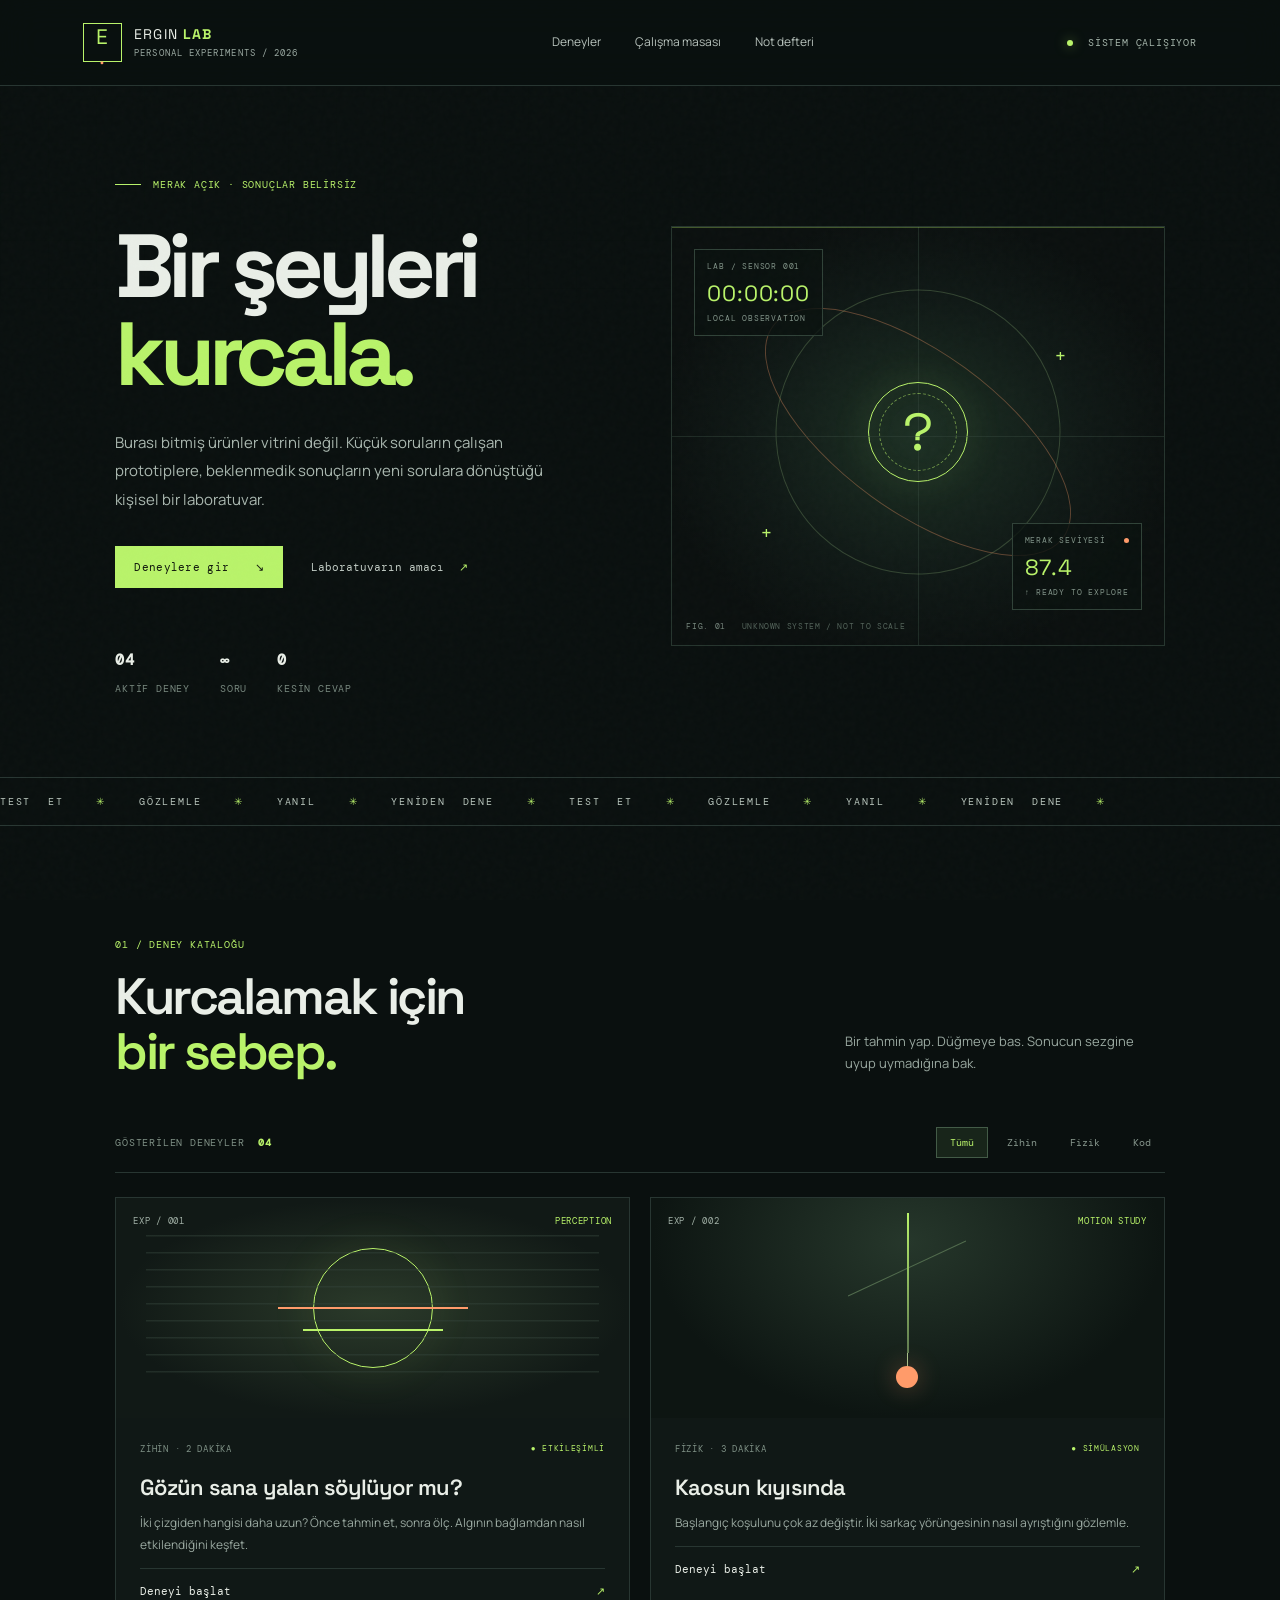
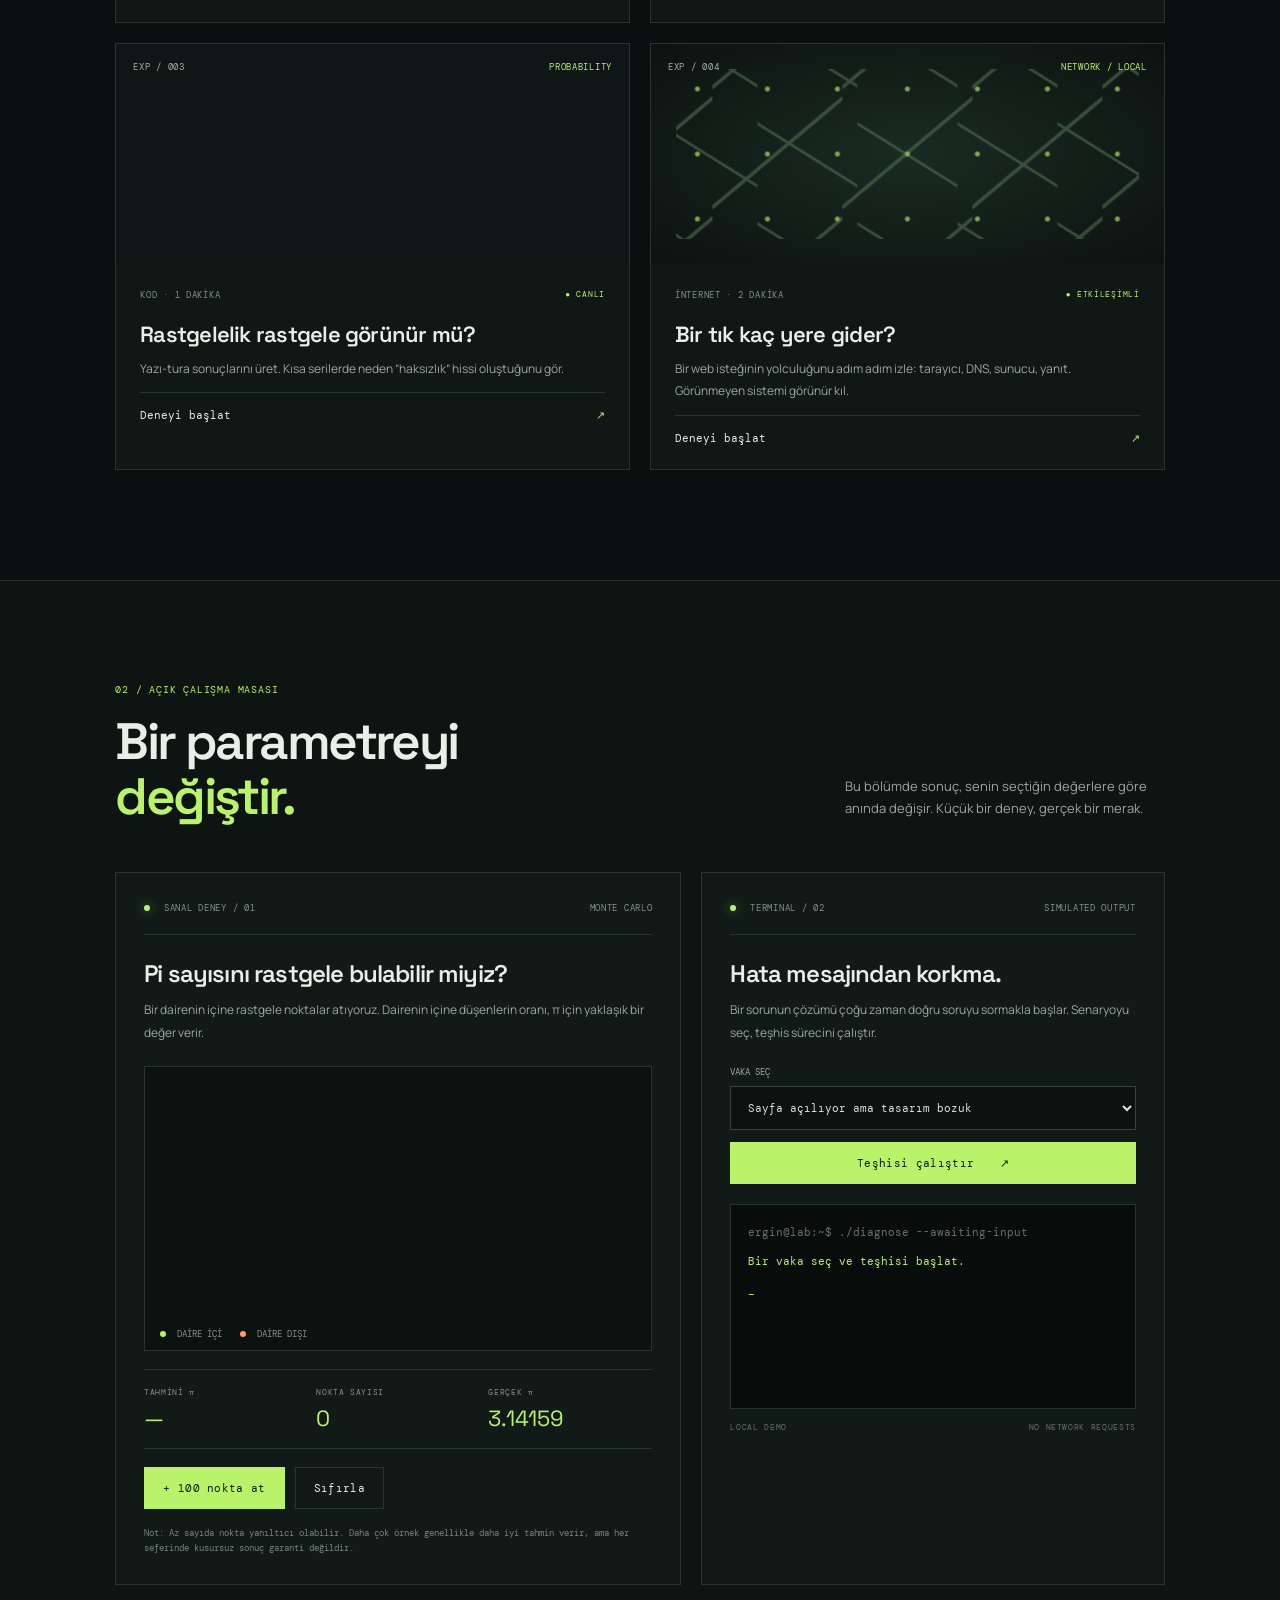
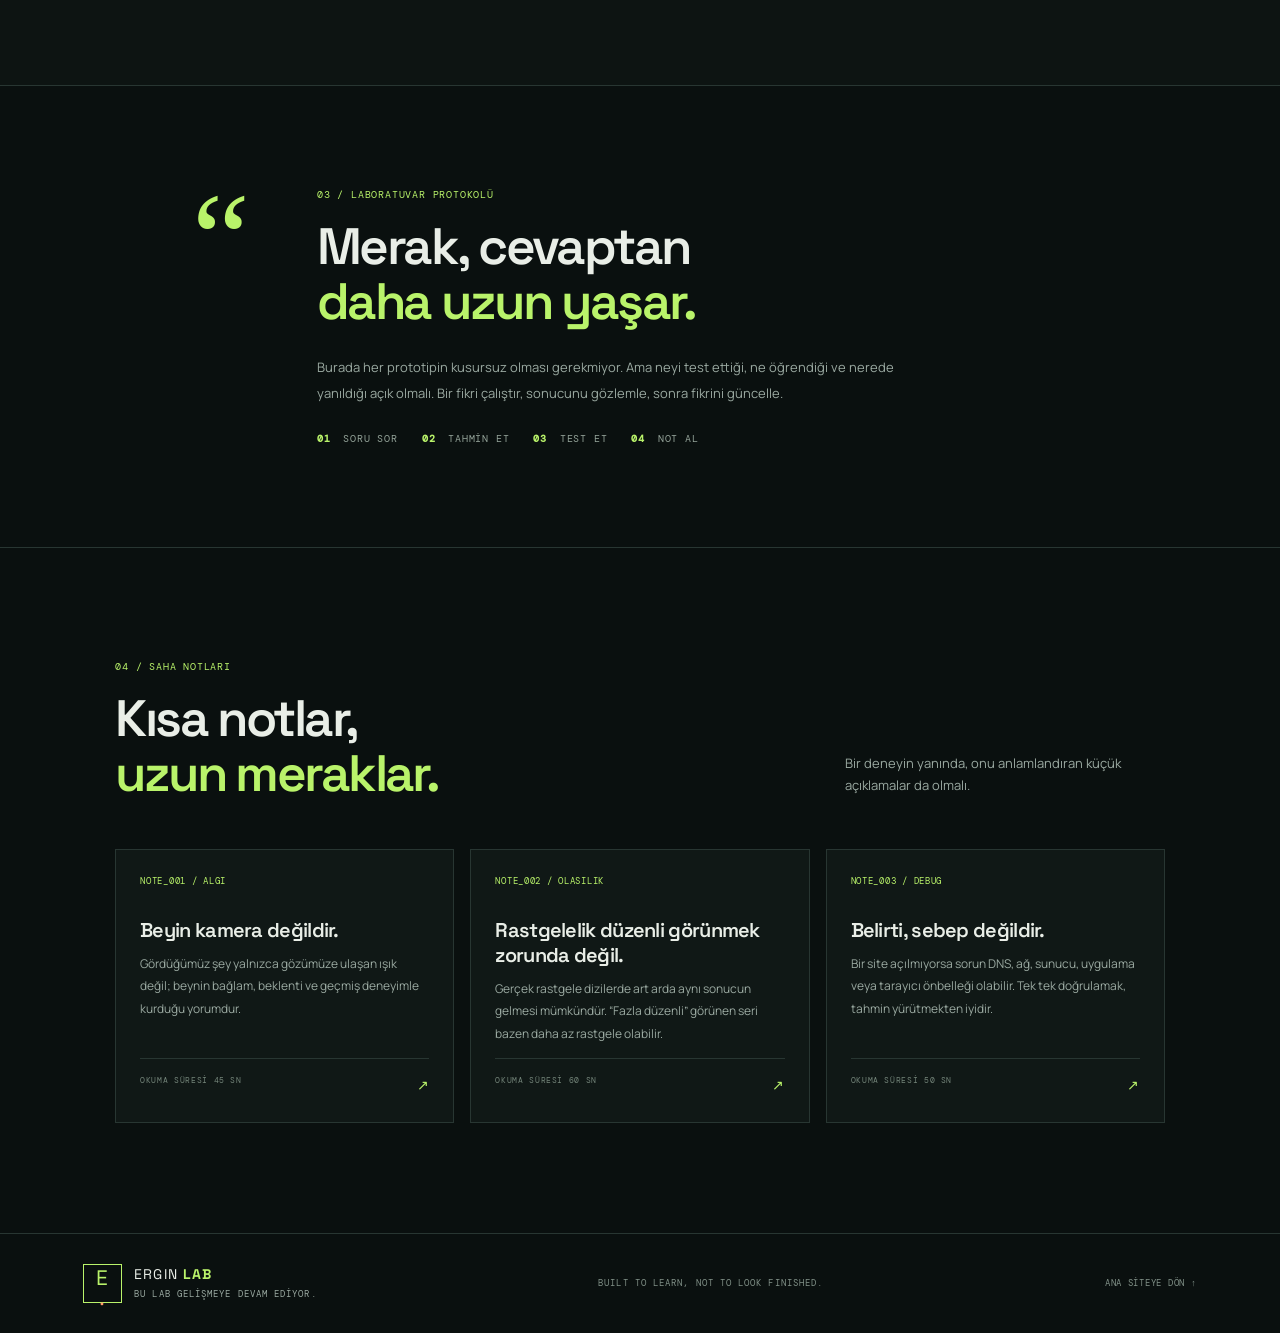
<file: index.html>
<!doctype html>
<html lang="tr">
<head>
<meta charset="utf-8">
<meta name="viewport" content="width=device-width, initial-scale=1">
<meta name="theme-color" content="#0a100f">
<meta name="description" content="Ergin Lab — merak, küçük deneyler ve çalışan prototipler.">
<title>Ergin Lab — Merakın çalışma masası</title>
<link rel="stylesheet" href="assets/lab.css">
</head>
<body>
<div class="noise" aria-hidden="true"></div>
<header class="topbar">
  <a class="brand" href="./" aria-label="Ergin Lab ana sayfa"><span class="brand-mark">E<span>·</span></span><span>ERGIN <b>LAB</b><small>PERSONAL EXPERIMENTS / 2026</small></span></a>
  <nav><a href="#experiments">Deneyler</a><a href="#bench">Çalışma masası</a><a href="#fieldnotes">Not defteri</a></nav>
  <div class="status"><i></i> SİSTEM ÇALIŞIYOR</div>
</header>
<main>
<section class="hero">
  <div class="hero-copy">
    <div class="eyebrow"><span class="eyebrow-line"></span> MERAK AÇIK · SONUÇLAR BELİRSİZ</div>
    <h1>Bir şeyleri<br><em>kurcala.</em></h1>
    <p class="hero-lede">Burası bitmiş ürünler vitrini değil. Küçük soruların çalışan prototiplere, beklenmedik sonuçların yeni sorulara dönüştüğü kişisel bir laboratuvar.</p>
    <div class="hero-actions"><a class="button primary" href="#experiments">Deneylere gir <span>↘</span></a><a class="text-link" href="#manifesto">Laboratuvarın amacı <span>↗</span></a></div>
    <div class="hero-meta"><span><b>04</b> AKTİF DENEY</span><span><b>∞</b> SORU</span><span><b>0</b> KESİN CEVAP</span></div>
  </div>
  <div class="hero-visual" aria-label="Laboratuvarın stilize edilmiş kontrol paneli">
    <div class="orbit orbit-a"></div><div class="orbit orbit-b"></div><div class="core"><span>?</span></div>
    <div class="scanline"></div><div class="readout readout-top"><small>LAB / SENSOR 001</small><b id="liveClock">00:00:00</b><span>LOCAL OBSERVATION</span></div>
    <div class="readout readout-bottom"><span class="pulse"></span><small>MERAK SEVİYESİ</small><b id="curiosity">87.4</b><span>↑ READY TO EXPLORE</span></div>
    <div class="crosshair crosshair-one">+</div><div class="crosshair crosshair-two">+</div>
    <div class="visual-label">FIG. 01 <span>UNKNOWN SYSTEM / NOT TO SCALE</span></div>
  </div>
</section>
<div class="ticker"><div>TEST ET <span>✳</span> GÖZLEMLE <span>✳</span> YANIL <span>✳</span> YENİDEN DENE <span>✳</span> TEST ET <span>✳</span> GÖZLEMLE <span>✳</span> YANIL <span>✳</span> YENİDEN DENE <span>✳</span></div></div>

<section class="section" id="experiments">
  <div class="section-head"><div><div class="eyebrow">01 / DENEY KATALOĞU</div><h2>Kurcalamak için<br><em>bir sebep.</em></h2></div><p>Bir tahmin yap. Düğmeye bas. Sonucun sezgine uyup uymadığına bak.</p></div>
  <div class="filter-row"><span>GÖSTERİLEN DENEYLER <b id="resultCount">04</b></span><div class="filters"><button class="filter active" data-filter="all">Tümü</button><button class="filter" data-filter="mind">Zihin</button><button class="filter" data-filter="physics">Fizik</button><button class="filter" data-filter="code">Kod</button></div></div>
  <div class="experiment-grid">
    <article class="experiment-card featured" data-kind="mind">
      <div class="card-art art-bias"><div class="bias-circle"></div><div class="bias-line"></div><span class="art-index">EXP / 001</span><span class="art-stamp">PERCEPTION</span></div>
      <div class="card-content"><div class="card-kicker">ZİHİN · 2 DAKİKA <span>● ETKİLEŞİMLİ</span></div><h3>Gözün sana yalan söylüyor mu?</h3><p>İki çizgiden hangisi daha uzun? Önce tahmin et, sonra ölç. Algının bağlamdan nasıl etkilendiğini keşfet.</p><button class="open-experiment" data-open="illusion">Deneyi başlat <span>↗</span></button></div>
    </article>
    <article class="experiment-card" data-kind="physics">
      <div class="card-art art-pendulum"><div class="pendulum"><i></i><b></b></div><span class="art-index">EXP / 002</span><span class="art-stamp">MOTION STUDY</span></div>
      <div class="card-content"><div class="card-kicker">FİZİK · 3 DAKİKA <span>● SİMÜLASYON</span></div><h3>Kaosun kıyısında</h3><p>Başlangıç koşulunu çok az değiştir. İki sarkaç yörüngesinin nasıl ayrıştığını gözlemle.</p><button class="open-experiment" data-open="chaos">Deneyi başlat <span>↗</span></button></div>
    </article>
    <article class="experiment-card" data-kind="code">
      <div class="card-art art-random"><canvas id="randomCanvas" aria-label="Rastgele noktalar görselleştirmesi"></canvas><span class="art-index">EXP / 003</span><span class="art-stamp">PROBABILITY</span></div>
      <div class="card-content"><div class="card-kicker">KOD · 1 DAKİKA <span>● CANLI</span></div><h3>Rastgelelik rastgele görünür mü?</h3><p>Yazı-tura sonuçlarını üret. Kısa serilerde neden “haksızlık” hissi oluştuğunu gör.</p><button class="open-experiment" data-open="random">Deneyi başlat <span>↗</span></button></div>
    </article>
    <article class="experiment-card" data-kind="code">
      <div class="card-art art-network"><div class="network-lines"></div><span class="art-index">EXP / 004</span><span class="art-stamp">NETWORK / LOCAL</span></div>
      <div class="card-content"><div class="card-kicker">İNTERNET · 2 DAKİKA <span>● ETKİLEŞİMLİ</span></div><h3>Bir tık kaç yere gider?</h3><p>Bir web isteğinin yolculuğunu adım adım izle: tarayıcı, DNS, sunucu, yanıt. Görünmeyen sistemi görünür kıl.</p><button class="open-experiment" data-open="request">Deneyi başlat <span>↗</span></button></div>
    </article>
  </div>
</section>

<section class="bench-section" id="bench">
  <div class="section-head"><div><div class="eyebrow">02 / AÇIK ÇALIŞMA MASASI</div><h2>Bir parametreyi<br><em>değiştir.</em></h2></div><p>Bu bölümde sonuç, senin seçtiğin değerlere göre anında değişir. Küçük bir deney, gerçek bir merak.</p></div>
  <div class="bench-grid">
    <div class="bench-panel">
      <div class="panel-top"><span><i class="live-dot"></i> SANAL DENEY / 01</span><span>MONTE CARLO</span></div>
      <h3>Pi sayısını rastgele bulabilir miyiz?</h3>
      <p class="muted">Bir dairenin içine rastgele noktalar atıyoruz. Dairenin içine düşenlerin oranı, π için yaklaşık bir değer verir.</p>
      <div class="plot-wrap"><canvas id="piCanvas" width="560" height="280" aria-label="Pi deneyi noktaları"></canvas><div class="plot-legend"><span><i class="dot-inside"></i> DAİRE İÇİ</span><span><i class="dot-outside"></i> DAİRE DIŞI</span></div></div>
      <div class="metric-row"><div><small>TAHMİNİ π</small><strong id="piEstimate">—</strong></div><div><small>NOKTA SAYISI</small><strong id="piCount">0</strong></div><div><small>GERÇEK π</small><strong>3.14159</strong></div></div>
      <div class="bench-actions"><button class="button primary" id="addPoints">+ 100 nokta at</button><button class="button secondary" id="resetPi">Sıfırla</button></div>
      <p class="tiny-note">Not: Az sayıda nokta yanıltıcı olabilir. Daha çok örnek genellikle daha iyi tahmin verir, ama her seferinde kusursuz sonuç garanti değildir.</p>
    </div>
    <div class="bench-panel terminal-panel">
      <div class="panel-top"><span><i class="live-dot"></i> TERMINAL / 02</span><span>SIMULATED OUTPUT</span></div>
      <h3>Hata mesajından korkma.</h3>
      <p class="muted">Bir sorunun çözümü çoğu zaman doğru soruyu sormakla başlar. Senaryoyu seç, teşhis sürecini çalıştır.</p>
      <label for="scenario">VAKA SEÇ</label><select id="scenario"><option value="css">Sayfa açılıyor ama tasarım bozuk</option><option value="dns">Alan adı açılmıyor</option><option value="api">API yanıt vermiyor</option><option value="deploy">Yeni sürüm görünmüyor</option></select>
      <button class="button primary full" id="diagnose">Teşhisi çalıştır <span>↗</span></button>
      <div class="terminal-output" id="terminalOutput" aria-live="polite"><div class="term-line dim">ergin@lab:~$ ./diagnose --awaiting-input</div><div class="term-line">Bir vaka seç ve teşhisi başlat.</div><span class="cursor">_</span></div>
      <div class="terminal-foot"><span>LOCAL DEMO</span><span>NO NETWORK REQUESTS</span></div>
    </div>
  </div>
</section>

<section class="manifesto" id="manifesto"><div class="manifesto-symbol">“</div><div><div class="eyebrow">03 / LABORATUVAR PROTOKOLÜ</div><h2>Merak, cevaptan<br><em>daha uzun yaşar.</em></h2><p>Burada her prototipin kusursuz olması gerekmiyor. Ama neyi test ettiği, ne öğrendiği ve nerede yanıldığı açık olmalı. Bir fikri çalıştır, sonucunu gözlemle, sonra fikrini güncelle.</p><div class="protocol"><span><b>01</b> SORU SOR</span><span><b>02</b> TAHMİN ET</span><span><b>03</b> TEST ET</span><span><b>04</b> NOT AL</span></div></div></section>

<section class="section fieldnotes" id="fieldnotes"><div class="section-head"><div><div class="eyebrow">04 / SAHA NOTLARI</div><h2>Kısa notlar,<br><em>uzun meraklar.</em></h2></div><p>Bir deneyin yanında, onu anlamlandıran küçük açıklamalar da olmalı.</p></div>
<div class="notes-grid"><article class="note"><span>NOTE_001 / ALGI</span><h3>Beyin kamera değildir.</h3><p>Gördüğümüz şey yalnızca gözümüze ulaşan ışık değil; beynin bağlam, beklenti ve geçmiş deneyimle kurduğu yorumdur.</p><div class="note-bottom">OKUMA SÜRESİ 45 SN <span>↗</span></div></article><article class="note"><span>NOTE_002 / OLASILIK</span><h3>Rastgelelik düzenli görünmek zorunda değil.</h3><p>Gerçek rastgele dizilerde art arda aynı sonucun gelmesi mümkündür. “Fazla düzenli” görünen seri bazen daha az rastgele olabilir.</p><div class="note-bottom">OKUMA SÜRESİ 60 SN <span>↗</span></div></article><article class="note"><span>NOTE_003 / DEBUG</span><h3>Belirti, sebep değildir.</h3><p>Bir site açılmıyorsa sorun DNS, ağ, sunucu, uygulama veya tarayıcı önbelleği olabilir. Tek tek doğrulamak, tahmin yürütmekten iyidir.</p><div class="note-bottom">OKUMA SÜRESİ 50 SN <span>↗</span></div></article></div></section>
</main>
<footer><a class="brand footer-brand" href="./"><span class="brand-mark">E<span>·</span></span><span>ERGIN <b>LAB</b><small>BU LAB GELİŞMEYE DEVAM EDİYOR.</small></span></a><div class="footer-center">BUILT TO LEARN, NOT TO LOOK FINISHED.</div><a href="../">ANA SİTEYE DÖN ↑</a></footer>

<div class="modal-backdrop" id="experimentModal" hidden>
  <section class="modal" role="dialog" aria-modal="true" aria-labelledby="modalTitle">
    <div class="modal-head"><span class="eyebrow" id="modalEyebrow">EXPERIMENT / 001</span><button class="modal-close" id="closeModal" aria-label="Kapat">×</button></div>
    <h2 id="modalTitle">Deney</h2><p class="modal-intro" id="modalIntro"></p><div class="modal-body" id="modalBody"></div><div class="modal-footer"><span>ERGİN LAB · INTERACTIVE STUDY</span><button class="text-link" id="modalDone">Deneyi kapat ×</button></div>
  </section>
</div>
<script src="assets/lab.js"></script>
</body></html>
</file>
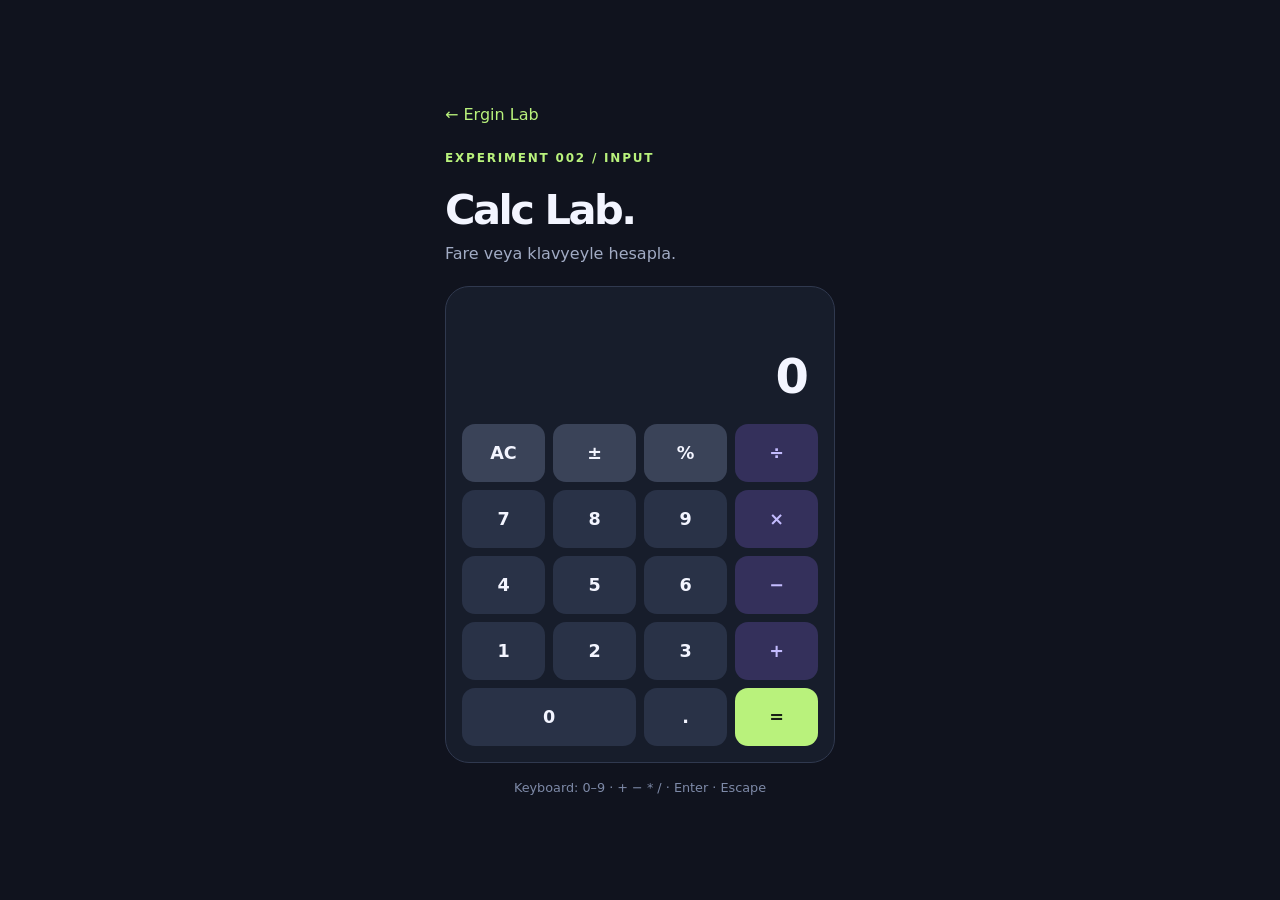
<file: calc-lab/index.html>
<!doctype html><html lang="tr"><head><meta charset="utf-8"><meta name="viewport" content="width=device-width,initial-scale=1"><title>Calc Lab — Ergin Lab</title><style>
*{box-sizing:border-box}body{margin:0;min-height:100vh;display:grid;place-items:center;padding:22px;background:#10131e;color:#f3f5ff;font:16px/1.5 system-ui,sans-serif}.app{width:min(390px,100%)}a{color:#b9f27c;text-decoration:none}.tag{font-size:.75rem;letter-spacing:.15em;color:#b9f27c;font-weight:800}h1{font-size:2.6rem;letter-spacing:-.06em;margin:10px 0 0}.sub{color:#a1abc4;margin:0 0 20px}.calc{padding:16px;background:#171d2b;border:1px solid #30394f;border-radius:24px}.screen{min-height:105px;display:flex;flex-direction:column;justify-content:end;align-items:end;padding:12px;overflow:hidden}.prev{color:#8f9bb7;min-height:25px}.now{font-size:3rem;font-weight:700;letter-spacing:-.06em;max-width:100%;overflow-wrap:anywhere}.keys{display:grid;grid-template-columns:repeat(4,1fr);gap:8px}.keys button{min-height:58px;border:0;border-radius:13px;background:#293247;color:#f3f5ff;font:600 1.1rem system-ui;cursor:pointer}.keys .util{background:#3a4358}.keys .op{background:#34305b;color:#c4bcff}.keys .eq{background:#b9f27c;color:#172015}.keys .zero{grid-column:span 2}.note{font-size:.8rem;color:#7e8aa8;text-align:center;margin-top:15px}
</style></head><body><main class="app"><a href="../index.html">← Ergin Lab</a><p class="tag" style="margin-top:22px">EXPERIMENT 002 / INPUT</p><h1>Calc Lab.</h1><p class="sub">Fare veya klavyeyle hesapla.</p><section class="calc"><div class="screen" aria-live="polite"><div class="prev" id="prev"></div><div class="now" id="now">0</div></div><div class="keys" id="keys"><button class="util" data-act="clear">AC</button><button class="util" data-act="sign">±</button><button class="util" data-act="percent">%</button><button class="op" data-op="/">÷</button><button data-num="7">7</button><button data-num="8">8</button><button data-num="9">9</button><button class="op" data-op="*">×</button><button data-num="4">4</button><button data-num="5">5</button><button data-num="6">6</button><button class="op" data-op="-">−</button><button data-num="1">1</button><button data-num="2">2</button><button data-num="3">3</button><button class="op" data-op="+">+</button><button class="zero" data-num="0">0</button><button data-act="dot">.</button><button class="eq" data-act="equals">=</button></div></section><div class="note">Keyboard: 0–9 · + − * / · Enter · Escape</div></main><script>
let display='0',stored=null,op=null,waiting=false;const now=document.querySelector('#now'),prev=document.querySelector('#prev');function paint(){now.textContent=display;prev.textContent=stored!==null?`${stored} ${({'+':'+','-':'−','*':'×','/':'÷'})[op]||''}`:''}function number(n){if(waiting){display=n;waiting=false}else if(display==='0')display=n;else if(display.length<16)display+=n;paint()}function choose(o){if(stored!==null&&!waiting)solve();stored=Number(display);op=o;waiting=true;paint()}function solve(){if(stored===null||!op)return;const a=stored,b=Number(display);let r;if(op==='+')r=a+b;if(op==='-')r=a-b;if(op==='*')r=a*b;if(op==='/')r=b===0?null:a/b;display=r===null?'Sıfıra bölünemez':Number.isFinite(r)?String(Number(r.toPrecision(12))):'Hata';stored=null;op=null;waiting=true;paint()}function action(a){if(a==='clear'){display='0';stored=null;op=null;waiting=false}else if(a==='sign'&&!isNaN(Number(display)))display=String(-Number(display));else if(a==='percent'&&!isNaN(Number(display)))display=String(Number(display)/100);else if(a==='dot'&&!display.includes('.'))display+='.';else if(a==='equals')solve();paint()}document.querySelector('#keys').addEventListener('click',e=>{const b=e.target.closest('button');if(!b)return;if(b.dataset.num!==undefined)number(b.dataset.num);else if(b.dataset.op)choose(b.dataset.op);else action(b.dataset.act)});document.addEventListener('keydown',e=>{if(/^[0-9]$/.test(e.key))number(e.key);else if(['+','-','*','/'].includes(e.key))choose(e.key);else if(e.key==='.')action('dot');else if(e.key==='Enter'||e.key==='=')action('equals');else if(e.key==='Escape')action('clear')});
</script></body></html>
</file>
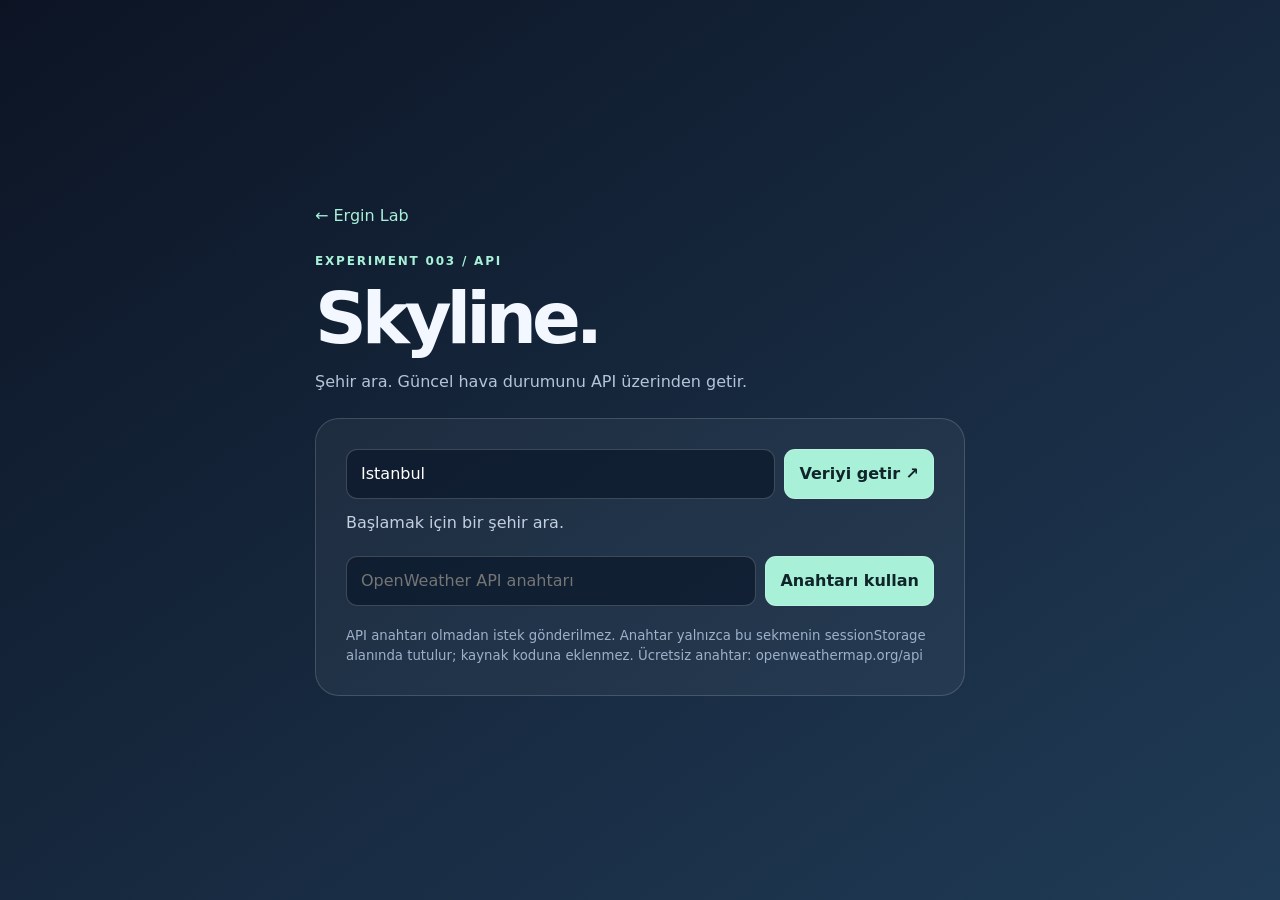
<file: skyline/index.html>
<!doctype html><html lang="tr"><head><meta charset="utf-8"><meta name="viewport" content="width=device-width,initial-scale=1"><title>Skyline — Ergin Lab</title><style>
*{box-sizing:border-box}body{margin:0;min-height:100vh;display:grid;place-items:center;padding:22px;background:linear-gradient(145deg,#0c1424,#203b56);color:#f3f7ff;font:16px/1.5 system-ui,sans-serif}.app{width:min(650px,100%)}a{color:#a8f0d7;text-decoration:none}.tag{font-size:.75rem;letter-spacing:.15em;color:#a8f0d7;font-weight:800;margin-top:24px}h1{font-size:clamp(2.8rem,8vw,4.5rem);letter-spacing:-.07em;line-height:1;margin:12px 0}.sub{color:#b4c4d9}.panel{padding:clamp(18px,4vw,30px);border:1px solid #ffffff28;background:#ffffff0c;border-radius:24px;margin-top:24px}form{display:flex;gap:9px;margin-bottom:12px}input,button{font:inherit;padding:12px 14px;border-radius:11px;border:1px solid #ffffff30}input{min-width:0;flex:1;background:#08132699;color:white}button{cursor:pointer;background:#a8f0d7;color:#10252a;font-weight:800}.status{color:#c2d0e1;min-height:25px}.weather{display:none;margin-top:25px}.weather.show{display:block}.place{color:#b7c9df}.temp{font-size:clamp(4rem,14vw,6rem);font-weight:750;letter-spacing:-.08em;line-height:1.1}.desc{text-transform:capitalize}.chips{display:flex;flex-wrap:wrap;gap:8px;margin-top:18px}.chip{background:#ffffff10;border-radius:10px;padding:10px 12px}.help{color:#9db1c9;font-size:.83rem;margin-top:20px}@media(max-width:480px){form{flex-direction:column}}
</style></head><body><main class="app"><a href="../index.html">← Ergin Lab</a><div class="tag">EXPERIMENT 003 / API</div><h1>Skyline.</h1><p class="sub">Şehir ara. Güncel hava durumunu API üzerinden getir.</p><section class="panel"><form id="search"><input id="city" value="Istanbul" placeholder="Şehir adı" required aria-label="Şehir adı"><button>Veriyi getir ↗</button></form><div class="status" id="status" role="status">Başlamak için bir şehir ara.</div><div class="weather" id="weather"><div class="place" id="place"></div><div class="temp" id="temp">--°</div><div class="desc" id="desc"></div><div class="chips"><div class="chip" id="feels"></div><div class="chip" id="humidity"></div><div class="chip" id="wind"></div></div></div><form id="keyForm" style="margin-top:20px"><input id="key" placeholder="OpenWeather API anahtarı" autocomplete="off" aria-label="API anahtarı"><button>Anahtarı kullan</button></form><div class="help">API anahtarı olmadan istek gönderilmez. Anahtar yalnızca bu sekmenin sessionStorage alanında tutulur; kaynak koduna eklenmez. Ücretsiz anahtar: openweathermap.org/api</div></section></main><script>
const key=document.querySelector('#key'),statusEl=document.querySelector('#status'),weather=document.querySelector('#weather');key.value=sessionStorage.getItem('skyline-key')||'';document.querySelector('#keyForm').addEventListener('submit',e=>{e.preventDefault();if(key.value.trim())sessionStorage.setItem('skyline-key',key.value.trim());else sessionStorage.removeItem('skyline-key');statusEl.textContent='Anahtar bu sekme için güncellendi.'});document.querySelector('#search').addEventListener('submit',async e=>{e.preventDefault();const city=document.querySelector('#city').value.trim(),apiKey=key.value.trim()||sessionStorage.getItem('skyline-key');if(!apiKey){statusEl.textContent='Önce OpenWeather API anahtarını gir.';weather.classList.remove('show');return}statusEl.textContent='Veri isteniyor…';weather.classList.remove('show');try{const url=`https://api.openweathermap.org/data/2.5/weather?q=${encodeURIComponent(city)}&appid=${encodeURIComponent(apiKey)}&units=metric&lang=tr`;const res=await fetch(url),data=await res.json();if(!res.ok)throw Error(res.status===404?'Şehir bulunamadı.':res.status===401?'API anahtarı geçersiz veya henüz etkinleşmedi.':`İstek başarısız: ${res.status}`);document.querySelector('#place').textContent=`${data.name}, ${data.sys.country}`;document.querySelector('#temp').textContent=`${Math.round(data.main.temp)}°C`;document.querySelector('#desc').textContent=data.weather?.[0]?.description||'Hava bilgisi yok';document.querySelector('#feels').textContent=`Hissedilen ${Math.round(data.main.feels_like)}°C`;document.querySelector('#humidity').textContent=`Nem %${data.main.humidity}`;document.querySelector('#wind').textContent=`Rüzgâr ${Math.round(data.wind.speed*3.6)} km/sa`;weather.classList.add('show');statusEl.textContent='Güncel veri alındı.'}catch(err){statusEl.textContent=err.message==='Failed to fetch'?'Bağlantı kurulamadı. İnternetini kontrol et.':err.message}});
</script></body></html>
</file>
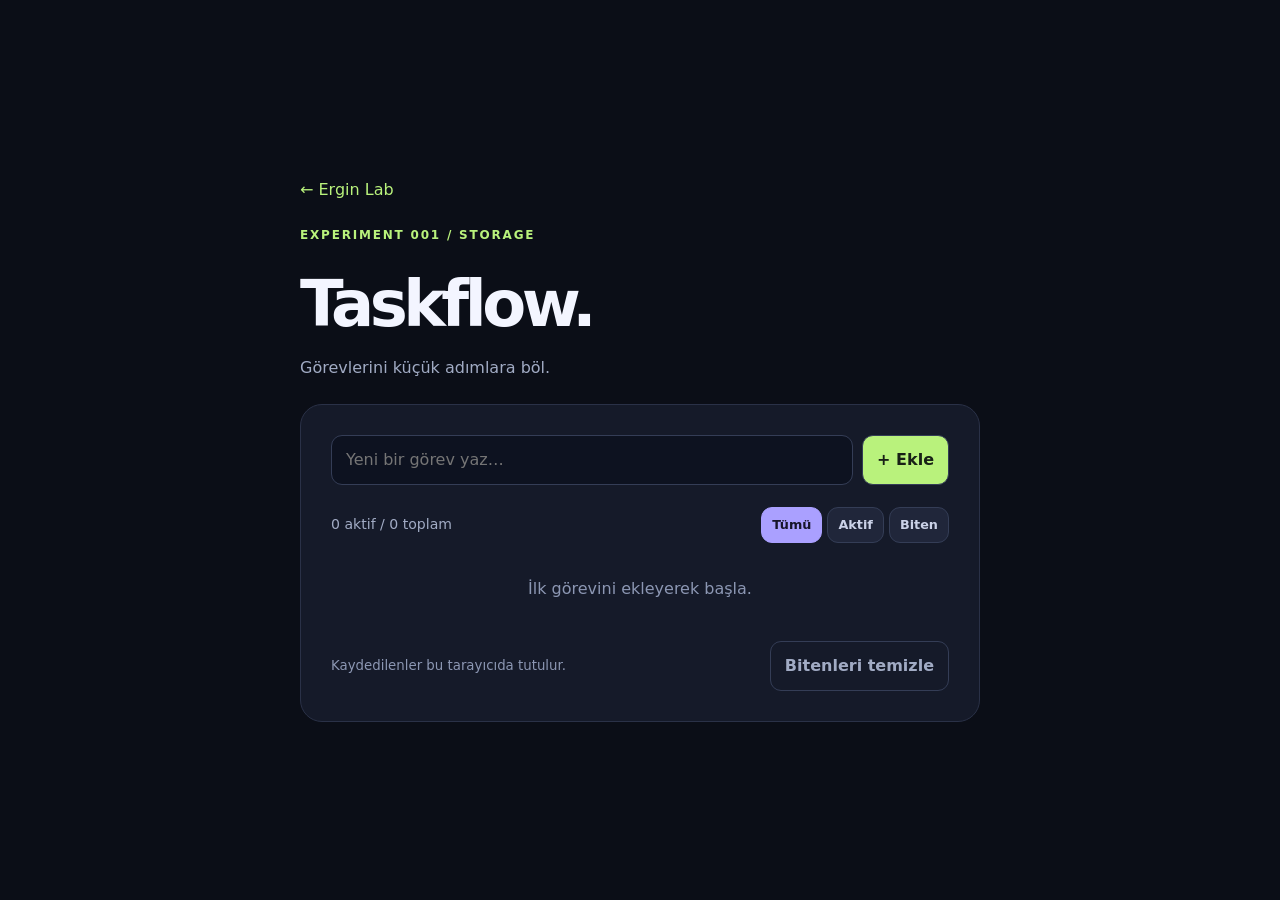
<file: taskflow/index.html>
<!doctype html><html lang="tr"><head><meta charset="utf-8"><meta name="viewport" content="width=device-width,initial-scale=1"><title>Taskflow — Ergin Lab</title><style>
*{box-sizing:border-box}body{margin:0;min-height:100vh;display:grid;place-items:center;padding:22px;background:#0b0e17;color:#f3f5ff;font:16px/1.5 system-ui,sans-serif}.app{width:min(680px,100%)}a{color:#b9f27c;text-decoration:none}.tag{font-size:.75rem;letter-spacing:.15em;color:#b9f27c;font-weight:800}h1{font-size:clamp(2.6rem,8vw,4rem);letter-spacing:-.07em;margin:12px 0 4px}.sub{color:#a1abc4;margin:0 0 24px}.panel{padding:clamp(18px,4vw,30px);background:#151a29;border:1px solid #2a3147;border-radius:22px}form{display:flex;gap:9px}input,button{font:inherit;padding:12px 14px;border-radius:11px;border:1px solid #343d56}input{min-width:0;flex:1;background:#0d1220;color:#f3f5ff}button{cursor:pointer;background:#b9f27c;color:#182016;font-weight:800}.meta{display:flex;justify-content:space-between;align-items:center;gap:12px;margin:22px 0 10px;color:#a1abc4;font-size:.88rem}.filters{display:flex;gap:5px}.filters button{background:#20263a;color:#cbd2e8;border-color:#343d56;padding:7px 10px;font-size:.8rem}.filters button.active{background:#aaa0ff;color:#17152a;border-color:#aaa0ff}.task{display:flex;align-items:center;gap:12px;padding:13px 0;border-bottom:1px solid #2a3147}.task:last-child{border:0}.task input{flex:0 0 auto;accent-color:#b9f27c;width:18px;height:18px}.task span{flex:1;overflow-wrap:anywhere}.task.done span{text-decoration:line-through;color:#78839e}.del{background:transparent;color:#ff9ca8;border:0;padding:6px}.empty{text-align:center;color:#8c97b3;padding:24px 0}.bottom{display:flex;justify-content:space-between;align-items:center;gap:10px;margin-top:16px}.bottom small{color:#8c97b3}.bottom button{background:transparent;color:#a1abc4}.back{display:inline-block;margin-bottom:24px}
</style></head><body><main class="app"><a class="back" href="../index.html">← Ergin Lab</a><div class="tag">EXPERIMENT 001 / STORAGE</div><h1>Taskflow.</h1><p class="sub">Görevlerini küçük adımlara böl.</p><section class="panel"><form id="form"><input id="entry" maxlength="160" placeholder="Yeni bir görev yaz…" required aria-label="Yeni görev"><button>+ Ekle</button></form><div class="meta"><span id="summary">0 aktif görev</span><div class="filters"><button type="button" class="active" data-filter="all">Tümü</button><button type="button" data-filter="open">Aktif</button><button type="button" data-filter="done">Biten</button></div></div><ul id="list" style="list-style:none;padding:0;margin:0"></ul><div id="empty" class="empty">İlk görevini ekleyerek başla.</div><div class="bottom"><small>Kaydedilenler bu tarayıcıda tutulur.</small><button type="button" id="clear">Bitenleri temizle</button></div></section></main><script>
const KEY='ergin-lab-taskflow';let tasks=[];try{tasks=JSON.parse(localStorage.getItem(KEY)||'[]')}catch{tasks=[]}let filter='all';const list=document.querySelector('#list'),empty=document.querySelector('#empty');function persist(){localStorage.setItem(KEY,JSON.stringify(tasks));render()}function render(){list.replaceChildren();const shown=tasks.filter(t=>filter==='all'||(filter==='open'&&!t.done)||(filter==='done'&&t.done));empty.hidden=shown.length>0;empty.textContent=tasks.length?'Bu görünümde görev yok.':'İlk görevini ekleyerek başla.';document.querySelector('#summary').textContent=`${tasks.filter(t=>!t.done).length} aktif / ${tasks.length} toplam`;for(const t of shown){const li=document.createElement('li');li.className='task'+(t.done?' done':'');const cb=document.createElement('input');cb.type='checkbox';cb.checked=t.done;cb.setAttribute('aria-label','Tamamlandı');cb.addEventListener('change',()=>{t.done=cb.checked;persist()});const text=document.createElement('span');text.textContent=t.text;const del=document.createElement('button');del.className='del';del.textContent='Sil';del.addEventListener('click',()=>{tasks=tasks.filter(x=>x.id!==t.id);persist()});li.append(cb,text,del);list.append(li)}}document.querySelector('#form').addEventListener('submit',e=>{e.preventDefault();const input=document.querySelector('#entry'),text=input.value.trim();if(!text)return;tasks.unshift({id:Date.now()+Math.random(),text,done:false});input.value='';persist()});document.querySelectorAll('[data-filter]').forEach(b=>b.addEventListener('click',()=>{filter=b.dataset.filter;document.querySelectorAll('[data-filter]').forEach(x=>x.classList.toggle('active',x===b));render()}));document.querySelector('#clear').addEventListener('click',()=>{tasks=tasks.filter(t=>!t.done);persist()});render();
</script></body></html>
</file>
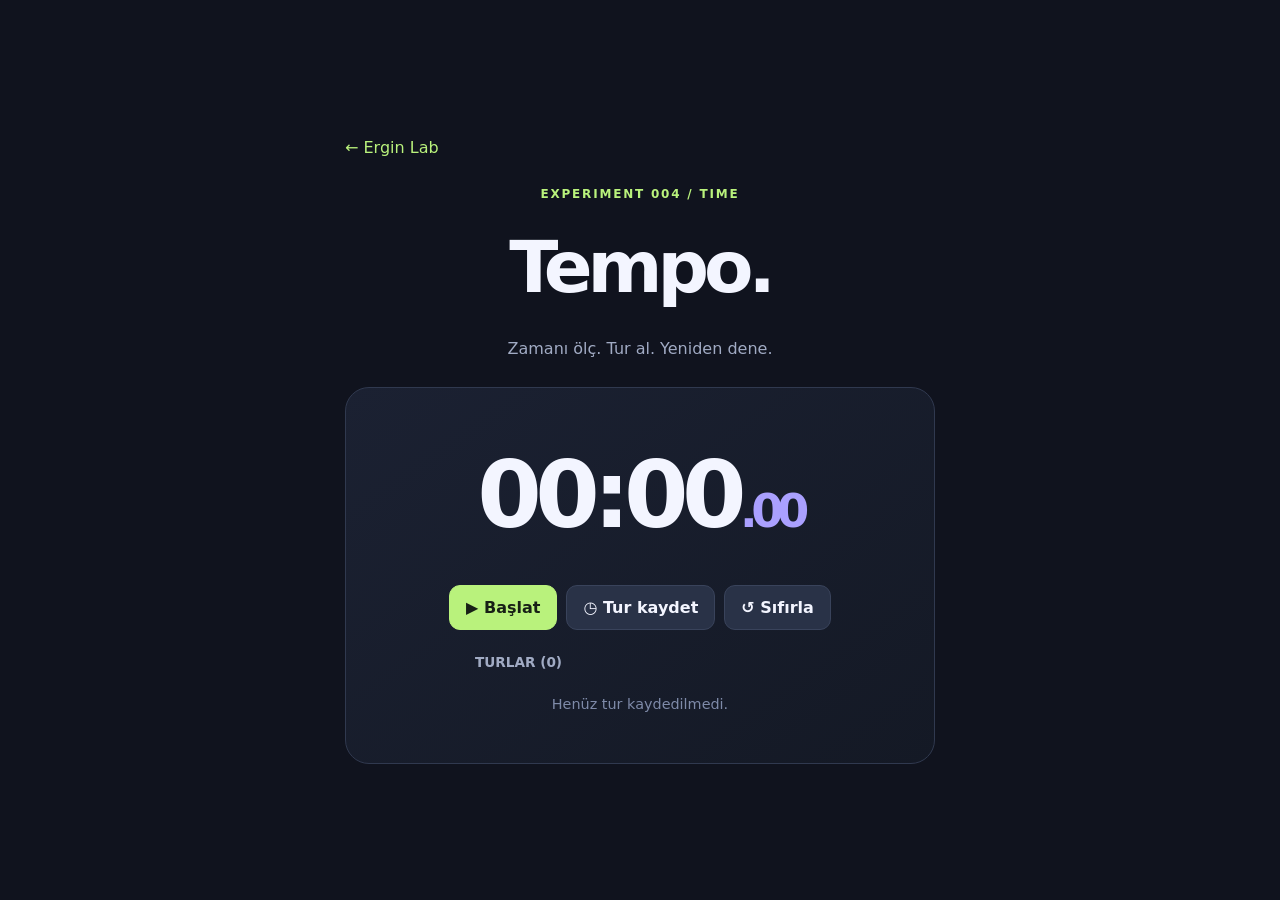
<file: tempo/index.html>
<!doctype html><html lang="tr"><head><meta charset="utf-8"><meta name="viewport" content="width=device-width,initial-scale=1"><title>Tempo — Ergin Lab</title><style>
*{box-sizing:border-box}body{margin:0;min-height:100vh;display:grid;place-items:center;padding:22px;background:#10131e;color:#f3f5ff;font:16px/1.5 system-ui,sans-serif}.app{width:min(590px,100%);text-align:center}a{color:#b9f27c;text-decoration:none;display:block;text-align:left}.tag{font-size:.75rem;letter-spacing:.15em;color:#b9f27c;font-weight:800;margin-top:25px}h1{font-size:clamp(2.8rem,8vw,4.5rem);letter-spacing:-.07em;margin:10px 0 0}.sub{color:#a1abc4}.timer{margin-top:26px;padding:clamp(22px,5vw,38px) 14px;border:1px solid #30394f;border-radius:24px;background:linear-gradient(145deg,#1b2132,#141925)}.time{font-size:clamp(3rem,12vw,5.8rem);font-variant-numeric:tabular-nums;font-weight:750;letter-spacing:-.07em;white-space:nowrap}.centi{font-size:.5em;color:#aaa0ff}.controls{display:flex;justify-content:center;gap:9px;flex-wrap:wrap;margin-top:20px}.controls button{padding:12px 16px;border:1px solid #39435b;border-radius:11px;background:#293247;color:#f3f5ff;font:700 1rem system-ui;cursor:pointer}.controls .primary{background:#b9f27c;color:#182016;border-color:#b9f27c}.laps{max-width:330px;margin:22px auto 0;text-align:left}.laps h2{font-size:.85rem;color:#a1abc4}.lap{display:flex;justify-content:space-between;padding:9px 0;border-bottom:1px solid #30394f;font-variant-numeric:tabular-nums}.empty{color:#7e8aa8;text-align:center;font-size:.9rem;padding:10px}
</style></head><body><main class="app"><a href="../index.html">← Ergin Lab</a><div class="tag">EXPERIMENT 004 / TIME</div><h1>Tempo.</h1><p class="sub">Zamanı ölç. Tur al. Yeniden dene.</p><section class="timer"><div class="time"><span id="clock">00:00</span><span class="centi" id="centi">.00</span></div><div class="controls"><button id="toggle" class="primary">▶ Başlat</button><button id="lapBtn">◷ Tur kaydet</button><button id="reset">↺ Sıfırla</button></div><div class="laps"><h2>TURLAR <span id="count">(0)</span></h2><div id="laps" class="empty">Henüz tur kaydedilmedi.</div></div></section></main><script>
let running=false,elapsed=0,startAt=0,timer=null,laps=[];const toggle=document.querySelector('#toggle');function format(ms){const cs=Math.floor(ms/10),seconds=Math.floor(cs/100)%60,minutes=Math.floor(cs/6000),centis=cs%100;return {clock:`${String(minutes).padStart(2,'0')}:${String(seconds).padStart(2,'0')}`,centi:String(centis).padStart(2,'0')}}function paint(){const f=format(elapsed+(running?performance.now()-startAt:0));document.querySelector('#clock').textContent=f.clock;document.querySelector('#centi').textContent='.'+f.centi}function drawLaps(){const box=document.querySelector('#laps');document.querySelector('#count').textContent=`(${laps.length})`;box.replaceChildren();if(!laps.length){box.className='empty';box.textContent='Henüz tur kaydedilmedi.';return}box.className='';laps.forEach((value,i)=>{const row=document.createElement('div');row.className='lap';const name=document.createElement('span');name.textContent=`Tur ${laps.length-i}`;const time=document.createElement('strong'),f=format(value);time.textContent=f.clock+'.'+f.centi;row.append(name,time);box.append(row)})}toggle.addEventListener('click',()=>{if(running){elapsed+=performance.now()-startAt;running=false;clearInterval(timer);timer=null;toggle.textContent='▶ Devam et'}else{startAt=performance.now();running=true;timer=setInterval(paint,25);toggle.textContent='Ⅱ Duraklat'}paint()});document.querySelector('#lapBtn').addEventListener('click',()=>{if(elapsed===0&&!running)return;laps.unshift(elapsed+(running?performance.now()-startAt:0));drawLaps()});document.querySelector('#reset').addEventListener('click',()=>{running=false;clearInterval(timer);timer=null;elapsed=0;startAt=0;laps=[];toggle.textContent='▶ Başlat';paint();drawLaps()});paint();
</script></body></html>
</file>
<file: assets/lab.css>
@import url('https://fonts.googleapis.com/css2?family=DM+Mono:wght@400;500&family=Manrope:wght@400;500;600;700;800&family=Space+Grotesk:wght@400;500;600;700&display=swap');
:root{--bg:#0a100f;--panel:#111a18;--panel2:#15201d;--line:#283632;--text:#e9eee7;--muted:#9aa9a1;--green:#b9f36a;--orange:#ff9b6a;--mono:'DM Mono',monospace;--display:'Space Grotesk',sans-serif;--body:'Manrope',sans-serif}
*{box-sizing:border-box}html{scroll-behavior:smooth;scroll-padding-top:90px}body{margin:0;background:var(--bg);color:var(--text);font-family:var(--body);font-size:14px;line-height:1.7;overflow-x:hidden}body:before{content:"";position:fixed;inset:0;pointer-events:none;opacity:.18;background-image:linear-gradient(rgba(185,243,106,.035) 1px,transparent 1px),linear-gradient(90deg,rgba(185,243,106,.035) 1px,transparent 1px);background-size:48px 48px;mask-image:linear-gradient(to bottom,black,transparent 85%);z-index:-1}.noise{position:fixed;inset:0;pointer-events:none;z-index:10;opacity:.025;background-image:url("data:image/svg+xml,%3Csvg viewBox='0 0 180 180' xmlns='http://www.w3.org/2000/svg'%3E%3Cfilter id='n'%3E%3CfeTurbulence type='fractalNoise' baseFrequency='.9' numOctaves='3' stitchTiles='stitch'/%3E%3C/filter%3E%3Crect width='100%25' height='100%25' filter='url(%23n)' opacity='.8'/%3E%3C/svg%3E")}
a{color:inherit;text-decoration:none}.topbar{height:86px;border-bottom:1px solid var(--line);display:flex;align-items:center;justify-content:space-between;padding:0 6.5%;position:sticky;top:0;background:rgba(10,16,15,.88);backdrop-filter:blur(18px);z-index:20}.brand{display:flex;align-items:center;gap:12px;font-family:var(--display);font-size:14px;letter-spacing:.08em;line-height:1.2}.brand b{color:var(--green)}.brand small{display:block;font:9px var(--mono);color:var(--muted);letter-spacing:.12em;margin-top:5px}.brand-mark{width:39px;height:39px;border:1px solid var(--green);display:grid;place-items:center;font-size:21px;color:var(--green);position:relative}.brand-mark span{color:var(--orange)}nav{display:flex;gap:34px;color:#b7c2bc;font-size:12px}nav a:hover,.text-link:hover{color:var(--green)}.status,.eyebrow,.hero-meta,.visual-label,.readout,.ticker,.filter-row,.filters,.card-kicker,.art-index,.art-stamp,.panel-top,.metric-row small,.tiny-note,.terminal-foot,.protocol,.note>span,.note-bottom,footer,.modal-footer{font-family:var(--mono);letter-spacing:.08em;font-size:10px}.status{color:#a6b6ac}.status i,.live-dot{display:inline-block;width:6px;height:6px;background:var(--green);border-radius:50%;margin-right:8px;box-shadow:0 0 12px #b9f36a88}.hero{padding:90px 9% 80px;display:grid;grid-template-columns:1fr 1fr;align-items:center;gap:6%;min-height:610px}.eyebrow{color:var(--green);display:flex;align-items:center;gap:12px}.eyebrow-line{height:1px;width:26px;background:var(--green)}h1,h2,h3,p{margin-top:0}h1{font:700 clamp(58px,7vw,96px)/.98 var(--display);letter-spacing:-.07em;margin:30px 0}h1 em,h2 em{font-style:normal;color:var(--green)}.hero-lede{max-width:460px;color:#aab8b0;font-size:15px;line-height:1.9}.hero-actions{display:flex;align-items:center;gap:28px;margin-top:32px}.button{border:1px solid var(--line);padding:13px 18px;font:11px var(--mono);letter-spacing:.03em;cursor:pointer;transition:.2s;background:transparent;color:var(--text)}.button span{margin-left:18px}.button.primary{background:var(--green);border-color:var(--green);color:#10170d}.button.primary:hover{background:#d2ffa0;transform:translateY(-2px)}.button.secondary:hover{border-color:var(--green)}.text-link{border:0;background:none;color:#c2ccc5;font:11px var(--mono);cursor:pointer}.text-link span{margin-left:8px;color:var(--green)}.hero-meta{display:flex;gap:30px;margin-top:60px;color:#77877e}.hero-meta b{color:var(--text);font-size:15px;display:block;margin-bottom:6px}.hero-visual{height:420px;position:relative;border:1px solid #26352e;background:radial-gradient(ellipse at center,#1d3024 0%,#101916 47%,#0b100f 75%);overflow:hidden}.hero-visual:before,.hero-visual:after{content:"";position:absolute;background:#33443a}.hero-visual:before{width:1px;height:100%;left:50%;top:0;opacity:.5}.hero-visual:after{height:1px;width:100%;top:50%;left:0;opacity:.5}.orbit{position:absolute;border:1px solid #7d9b6b55;border-radius:50%;left:50%;top:49%;transform:translate(-50%,-50%) rotate(-25deg)}.orbit-a{width:285px;height:285px}.orbit-b{width:360px;height:160px;transform:translate(-50%,-50%) rotate(36deg);border-color:#ff9b6a55}.core{position:absolute;left:50%;top:49%;transform:translate(-50%,-50%);width:100px;height:100px;border:1px solid var(--green);border-radius:50%;display:grid;place-items:center;box-shadow:0 0 45px #b9f36a15,inset 0 0 28px #b9f36a0c}.core:before{content:"";position:absolute;inset:10px;border:1px dashed #b9f36a88;border-radius:50%;animation:spin 24s linear infinite}.core span{font:52px var(--display);color:var(--green)}@keyframes spin{to{transform:rotate(360deg)}}.scanline{position:absolute;height:1px;width:100%;background:#b9f36a50;top:0;animation:scan 7s linear infinite}@keyframes scan{to{top:100%}}.readout{position:absolute;padding:10px 12px;background:#0b1210cc;border:1px solid #304238;display:flex;flex-direction:column;gap:5px}.readout small,.readout span{color:#819388;font-size:8px}.readout b{font:22px var(--display);color:var(--green)}.readout-top{top:22px;left:22px}.readout-bottom{bottom:35px;right:22px}.pulse{width:5px;height:5px;background:var(--orange);border-radius:50%;position:absolute;right:12px;top:14px}.crosshair{position:absolute;color:var(--green);font:18px var(--mono)}.crosshair-one{top:28%;right:20%}.crosshair-two{bottom:24%;left:18%}.visual-label{position:absolute;bottom:12px;left:14px;color:#77877e;font-size:8px}.visual-label span{margin-left:10px;color:#53635a}.ticker{overflow:hidden;border-top:1px solid var(--line);border-bottom:1px solid var(--line);padding:15px 0;white-space:nowrap;color:#b9c6bd;letter-spacing:.18em}.ticker div{word-spacing:9px;animation:marquee 30s linear infinite}.ticker span{color:var(--green);margin:0 16px}@keyframes marquee{to{transform:translateX(-18%)}}.section{padding:110px 9%}.section-head{display:flex;align-items:end;justify-content:space-between;gap:35px;margin-bottom:48px}.section-head h2,.manifesto h2{font:600 clamp(36px,4vw,54px)/1.08 var(--display);letter-spacing:-.05em;margin:16px 0 0}.section-head>p{max-width:320px;color:var(--muted);font-size:13px;margin-bottom:5px}.filter-row{display:flex;align-items:center;justify-content:space-between;border-bottom:1px solid var(--line);padding-bottom:14px;color:#7f9085}.filter-row b{color:var(--green);margin-left:7px}.filters{display:flex;gap:5px}.filter{border:1px solid transparent;background:none;color:#87978d;padding:8px 13px;font:10px var(--mono);cursor:pointer}.filter.active,.filter:hover{border-color:#435b47;color:var(--green);background:#18251a}.experiment-grid{display:grid;grid-template-columns:repeat(2,minmax(0,1fr));gap:20px;margin-top:24px}.experiment-card{background:#101816;border:1px solid var(--line);transition:transform .25s,border-color .25s;min-width:0}.experiment-card:hover{transform:translateY(-4px);border-color:#637e59}.card-art{height:220px;position:relative;overflow:hidden;background:#111c17}.art-index,.art-stamp{position:absolute;top:16px;color:#a2b1a7;font-size:9px}.art-index{left:17px}.art-stamp{right:17px;color:var(--green)}.art-bias{background:radial-gradient(ellipse at center,#2b3a2a,#111916 70%)}.bias-circle{position:absolute;width:120px;height:120px;border:1px solid var(--green);border-radius:50%;top:50%;left:50%;transform:translate(-50%,-50%);box-shadow:0 0 50px #b9f36a14}.bias-circle:before,.bias-circle:after{content:"";position:absolute;background:var(--orange);height:2px;width:190px;left:50%;top:50%;transform:translate(-50%,-50%)}.bias-circle:after{background:var(--green);width:140px;top:calc(50% + 22px)}.bias-line{position:absolute;inset:30px;background:repeating-linear-gradient(0deg,transparent 0 15px,#324239 16px 17px);opacity:.5}.art-pendulum{background:radial-gradient(ellipse at 50% 20%,#26372b,#0d1512 70%)}.pendulum{position:absolute;left:50%;top:15px;height:175px;width:1px;background:#a5c18b;transform-origin:top;animation:swing 3s ease-in-out infinite alternate}.pendulum:before{content:"";position:absolute;width:130px;height:1px;background:#516b4d;top:55px;left:-65px;transform:rotate(-25deg)}.pendulum i{position:absolute;width:2px;height:140px;background:linear-gradient(var(--green),#607b51);top:0;left:0}.pendulum b{position:absolute;width:22px;height:22px;background:var(--orange);border-radius:50%;bottom:0;left:-11px;box-shadow:0 0 25px #ff9b6a55}@keyframes swing{from{transform:rotate(-27deg)}to{transform:rotate(27deg)}}.art-random{background:#0e1715}.art-random canvas{width:100%;height:100%}.art-network{background:radial-gradient(ellipse at center,#1a2b22,#0c1210)}.network-lines{position:absolute;inset:25px;background-image:radial-gradient(circle,#b9f36a 2px,transparent 3px),linear-gradient(32deg,transparent 48%,#4c6a4e 49%,#4c6a4e 50%,transparent 51%),linear-gradient(140deg,transparent 48%,#4c6a4e 49%,#4c6a4e 50%,transparent 51%);background-size:70px 65px,100px 100px,130px 120px;background-position:center;opacity:.65}.card-content{padding:24px}.card-kicker{color:#7f9186;font-size:9px;display:flex;justify-content:space-between;gap:10px}.card-kicker span{color:var(--green);font-size:8px}h3{font:600 22px/1.25 var(--display);letter-spacing:-.035em;margin:17px 0 10px}.card-content p,.muted{color:var(--muted);font-size:12px;line-height:1.85}.open-experiment{border:0;border-top:1px solid var(--line);padding:15px 0 0;margin-top:12px;width:100%;background:none;text-align:left;color:var(--text);font:11px var(--mono);cursor:pointer;display:flex;justify-content:space-between}.open-experiment span{color:var(--green)}.bench-section{padding:100px 9%;background:#0d1412;border-top:1px solid var(--line);border-bottom:1px solid var(--line)}.bench-grid{display:grid;grid-template-columns:1.1fr .9fr;gap:20px}.bench-panel{border:1px solid var(--line);padding:28px;background:#111a17;min-width:0}.panel-top{display:flex;justify-content:space-between;color:#819188;font-size:9px;padding-bottom:18px;border-bottom:1px solid var(--line)}.bench-panel h3{font-size:24px;margin-top:24px}.plot-wrap{margin:22px 0 12px;border:1px solid #26372d;background:#0b1210;padding:10px}.plot-wrap canvas{display:block;width:100%;height:auto;aspect-ratio:2/1}.plot-legend{display:flex;gap:18px;font:9px var(--mono);color:#819188;padding:8px 5px 0}.plot-legend i{display:inline-block;width:6px;height:6px;border-radius:50%;margin-right:6px}.dot-inside{background:var(--green)}.dot-outside{background:var(--orange)}.metric-row{display:grid;grid-template-columns:repeat(3,1fr);border-top:1px solid var(--line);border-bottom:1px solid var(--line);padding:16px 0;margin:18px 0;gap:8px}.metric-row small{display:block;color:#819188;font-size:8px}.metric-row strong{display:block;font:22px var(--display);margin-top:4px;color:var(--green)}.bench-actions{display:flex;gap:10px}.tiny-note{font-size:9px;line-height:1.7;color:#75857a;letter-spacing:0;margin:17px 0 0}.terminal-panel label{font:9px var(--mono);color:#9aaa9e;display:block;margin:22px 0 8px}.terminal-panel select{width:100%;padding:13px;background:#0b1210;border:1px solid #33453a;color:#dbe5db;font:11px var(--mono);border-radius:0}.full{width:100%;margin-top:12px}.terminal-output{min-height:205px;margin-top:20px;padding:17px;background:#080d0c;border:1px solid #25372d;font:11px/1.9 var(--mono);color:#b9f36a;overflow-wrap:anywhere}.term-line{margin-bottom:8px}.term-line.dim{color:#61746a}.term-line.warn{color:var(--orange)}.cursor{animation:blink 1s steps(2) infinite}@keyframes blink{50%{opacity:0}}.terminal-foot{display:flex;justify-content:space-between;color:#637369;font-size:8px;margin-top:12px}.manifesto{padding:100px 15%;display:grid;grid-template-columns:100px 1fr;gap:25px;border-bottom:1px solid var(--line)}.manifesto-symbol{font:130px/.8 Georgia;color:var(--green)}.manifesto p{max-width:620px;color:var(--muted);font-size:13px;line-height:2;margin:24px 0}.protocol{display:flex;gap:24px;flex-wrap:wrap;color:#94a399}.protocol b{color:var(--green);margin-right:6px}.notes-grid{display:grid;grid-template-columns:repeat(3,1fr);gap:16px}.note{border:1px solid var(--line);padding:24px;background:#101816;display:flex;flex-direction:column;min-height:270px}.note>span{color:var(--green);font-size:9px}.note h3{font-size:20px;margin-top:28px}.note p{color:var(--muted);font-size:12px;line-height:1.9}.note-bottom{border-top:1px solid var(--line);padding-top:15px;margin-top:auto;color:#74857a;font-size:8px;display:flex;justify-content:space-between}.note-bottom span{color:var(--green);font-size:14px}footer{border-top:1px solid var(--line);padding:30px 6.5%;display:flex;align-items:center;justify-content:space-between;color:#819188;font-size:9px}.footer-brand{color:var(--text)}.footer-center{letter-spacing:.12em}.modal-backdrop{position:fixed;inset:0;z-index:50;background:#020605d9;backdrop-filter:blur(9px);display:grid;place-items:center;padding:20px}.modal-backdrop[hidden]{display:none}.modal{width:min(680px,100%);max-height:90vh;overflow:auto;border:1px solid #496149;background:#101916;padding:30px;box-shadow:0 25px 100px #0009}.modal-head{display:flex;justify-content:space-between;align-items:center;border-bottom:1px solid var(--line);padding-bottom:16px}.modal-close{background:none;border:0;color:var(--text);font-size:28px;cursor:pointer}.modal h2{font:600 36px var(--display);letter-spacing:-.04em;margin:25px 0 8px}.modal-intro{color:var(--muted);font-size:13px}.modal-body{padding:15px 0 25px}.modal-footer{border-top:1px solid var(--line);padding-top:18px;display:flex;justify-content:space-between;align-items:center;color:#738379;font-size:8px}.illusion-test{padding:22px;background:#0a110e;border:1px solid var(--line)}.illusion-test .lines{padding:28px 10px;display:grid;gap:24px}.illusion-line{height:3px;background:var(--green);position:relative}.illusion-line:after{content:"";position:absolute;left:0;top:-8px;width:1px;height:19px;background:var(--orange)}.illusion-line:before{content:"";position:absolute;right:0;top:-8px;width:1px;height:19px;background:var(--orange)}.choice-row{display:flex;gap:10px;flex-wrap:wrap}.choice{border:1px solid var(--line);background:#14201a;color:var(--text);padding:10px 14px;cursor:pointer;font:11px var(--mono)}.choice:hover,.choice.selected{border-color:var(--green);color:var(--green)}.feedback{padding:14px;margin-top:14px;background:#16241a;color:#c8d9c8;font-size:12px}.range-row{display:grid;grid-template-columns:1fr auto;gap:10px;align-items:center;margin:20px 0}.range-row input{width:100%;accent-color:var(--green)}.range-row output{font:13px var(--mono);color:var(--green)}.sim-canvas{width:100%;height:auto;background:#08100d;border:1px solid var(--line);display:block}.coin-results{display:flex;gap:8px;flex-wrap:wrap;margin:15px 0}.coin{width:25px;height:25px;border-radius:50%;display:grid;place-items:center;background:#203325;color:var(--green);font:10px var(--mono);border:1px solid #57714c}.coin.tails{background:#35241b;color:var(--orange);border-color:#754a34}.request-steps{display:grid;gap:8px}.request-step{padding:13px;border:1px solid var(--line);display:flex;gap:15px;align-items:center;color:#829187}.request-step b{font:12px var(--mono);color:var(--green)}.request-step.done{border-color:#57734d;color:var(--text);background:#17251b}.request-step.done b{color:var(--orange)}@media(max-width:900px){.hero{padding:70px 6%;gap:35px}.section,.bench-section{padding:80px 6%}.topbar{padding:0 5%}nav{gap:15px}.status{display:none}.notes-grid{grid-template-columns:1fr}.manifesto{padding:80px 8%}.bench-grid{grid-template-columns:1fr}}@media(max-width:620px){.topbar{height:72px}.brand{font-size:12px}.brand-mark{width:34px;height:34px}nav{display:none}.hero{grid-template-columns:1fr;padding:60px 6% 55px}.hero-visual{height:340px}.hero-meta{gap:17px;margin-top:40px}.section-head{display:block}.section-head>p{margin-top:20px}.experiment-grid{grid-template-columns:1fr}.card-art{height:200px}.filter-row{align-items:flex-start;gap:15px;flex-direction:column}.filters{flex-wrap:wrap}.bench-panel{padding:20px}.metric-row strong{font-size:18px}.manifesto{grid-template-columns:45px 1fr;gap:15px;padding:65px 6%}.manifesto-symbol{font-size:75px}.protocol{gap:13px}.footer-center{display:none}footer{padding:25px 6%}.modal{padding:20px}.modal h2{font-size:29px}.hero-actions{gap:18px;flex-wrap:wrap}}
</file>
